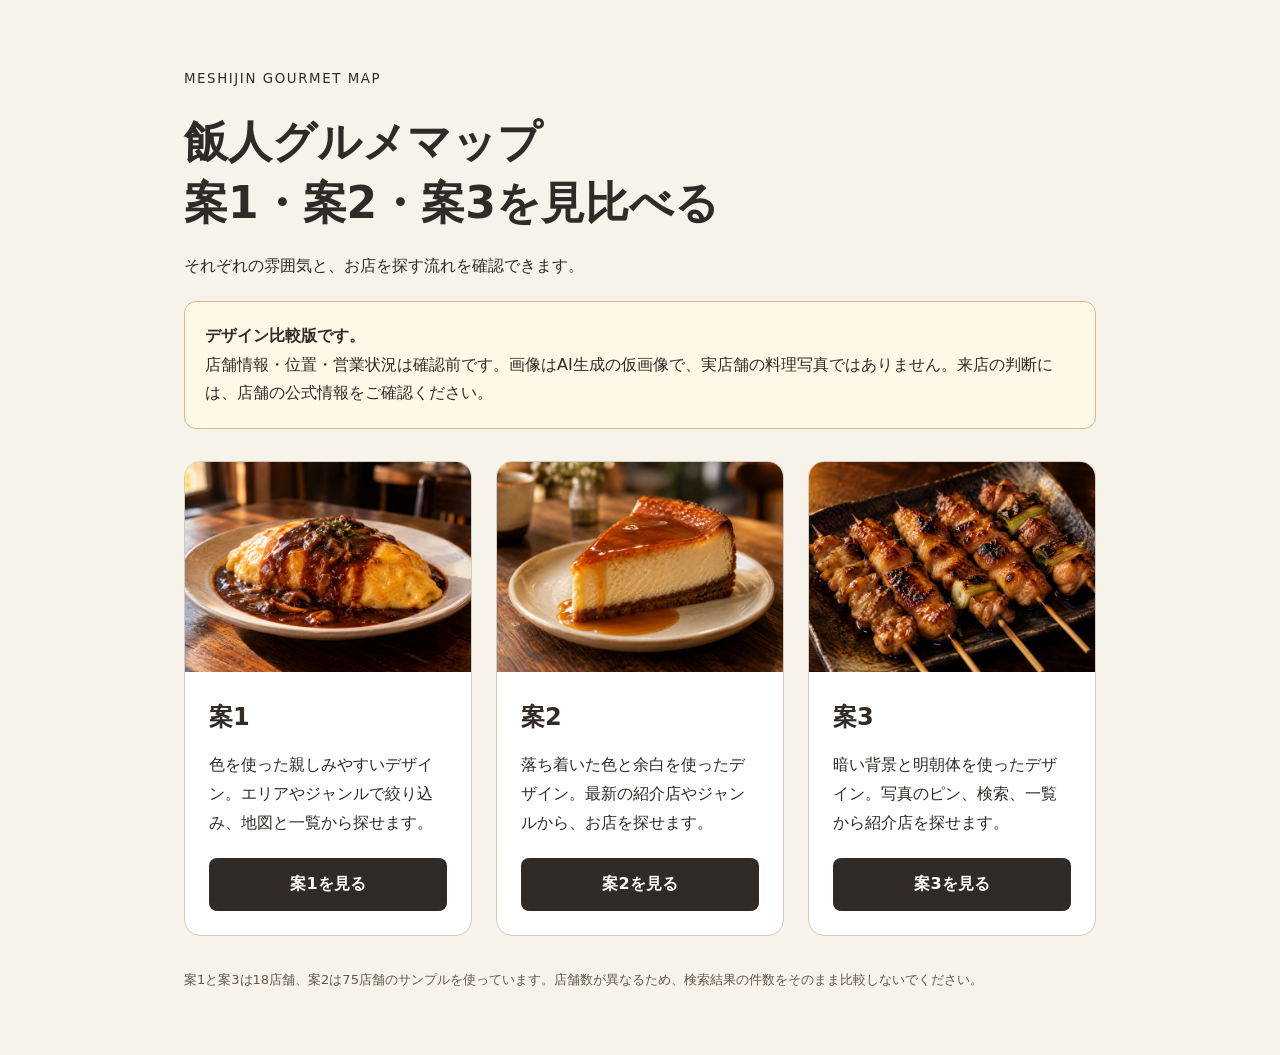
<file: index.html>
<!doctype html>
<html lang="ja"><head><meta charset="utf-8"><meta name="viewport" content="width=device-width,initial-scale=1"><meta name="robots" content="noindex,nofollow"><meta name="description" content="飯人グルメマップの案1・案2・案3を比較するページです。"><title>飯人グルメマップ｜デザイン比較</title>
<style>*{box-sizing:border-box}body{margin:0;background:#f6f3eb;color:#302b26;font-family:system-ui,sans-serif;line-height:1.8}main{max-width:960px;margin:auto;padding:64px 24px}small{letter-spacing:.12em}h1{font-size:clamp(28px,5vw,44px);line-height:1.4;margin:18px 0}p{margin:0 0 20px}.notice{padding:20px;border:1px solid #d8b98d;background:#fff8e7;border-radius:12px}.cards{display:grid;grid-template-columns:repeat(3,minmax(0,1fr));gap:24px;margin:32px 0}.card{display:flex;flex-direction:column;border:1px solid #d3cbc0;border-radius:16px;overflow:hidden;background:#fff}.card img{width:100%;height:210px;object-fit:cover}.content{padding:24px;flex:1;display:flex;flex-direction:column}h2{margin:0 0 12px}.button{display:block;text-align:center;margin-top:auto;padding:12px;background:#302b26;color:#fff;text-decoration:none;border-radius:8px;font-weight:700}a:focus-visible{outline:3px solid #df672d;outline-offset:4px}footer{font-size:13px;color:#63584d}@media(max-width:600px){main{padding:32px 18px}.cards{grid-template-columns:1fr}.card img{height:180px}}</style></head>
<body><main><small>MESHIJIN GOURMET MAP</small><h1>飯人グルメマップ<br>案1・案2・案3を見比べる</h1><p>それぞれの雰囲気と、お店を探す流れを確認できます。</p>
<div class="notice"><strong>デザイン比較版です。</strong><br>店舗情報・位置・営業状況は確認前です。画像はAI生成の仮画像で、実店舗の料理写真ではありません。来店の判断には、店舗の公式情報をご確認ください。</div>
<div class="cards"><article class="card"><img src="./assets/generated/western-omurice.png" alt="オムライスの仮イメージ（AI生成）"><div class="content"><h2>案1</h2><p>色を使った親しみやすいデザイン。エリアやジャンルで絞り込み、地図と一覧から探せます。</p><a class="button" href="./concept-01/">案1を見る</a></div></article><article class="card"><img src="./assets/generated/cafe-cheesecake.png" alt="チーズケーキの仮イメージ（AI生成）"><div class="content"><h2>案2</h2><p>落ち着いた色と余白を使ったデザイン。最新の紹介店やジャンルから、お店を探せます。</p><a class="button" href="./concept-02/">案2を見る</a></div></article><article class="card"><img src="./assets/generated/bar-yakitori.png" alt="焼き鳥の仮イメージ（AI生成）"><div class="content"><h2>案3</h2><p>暗い背景と明朝体を使ったデザイン。写真のピン、検索、一覧から紹介店を探せます。</p><a class="button" href="./concept-03/">案3を見る</a></div></article></div><footer>案1と案3は18店舗、案2は75店舗のサンプルを使っています。店舗数が異なるため、検索結果の件数をそのまま比較しないでください。</footer></main></body></html>
</file>
